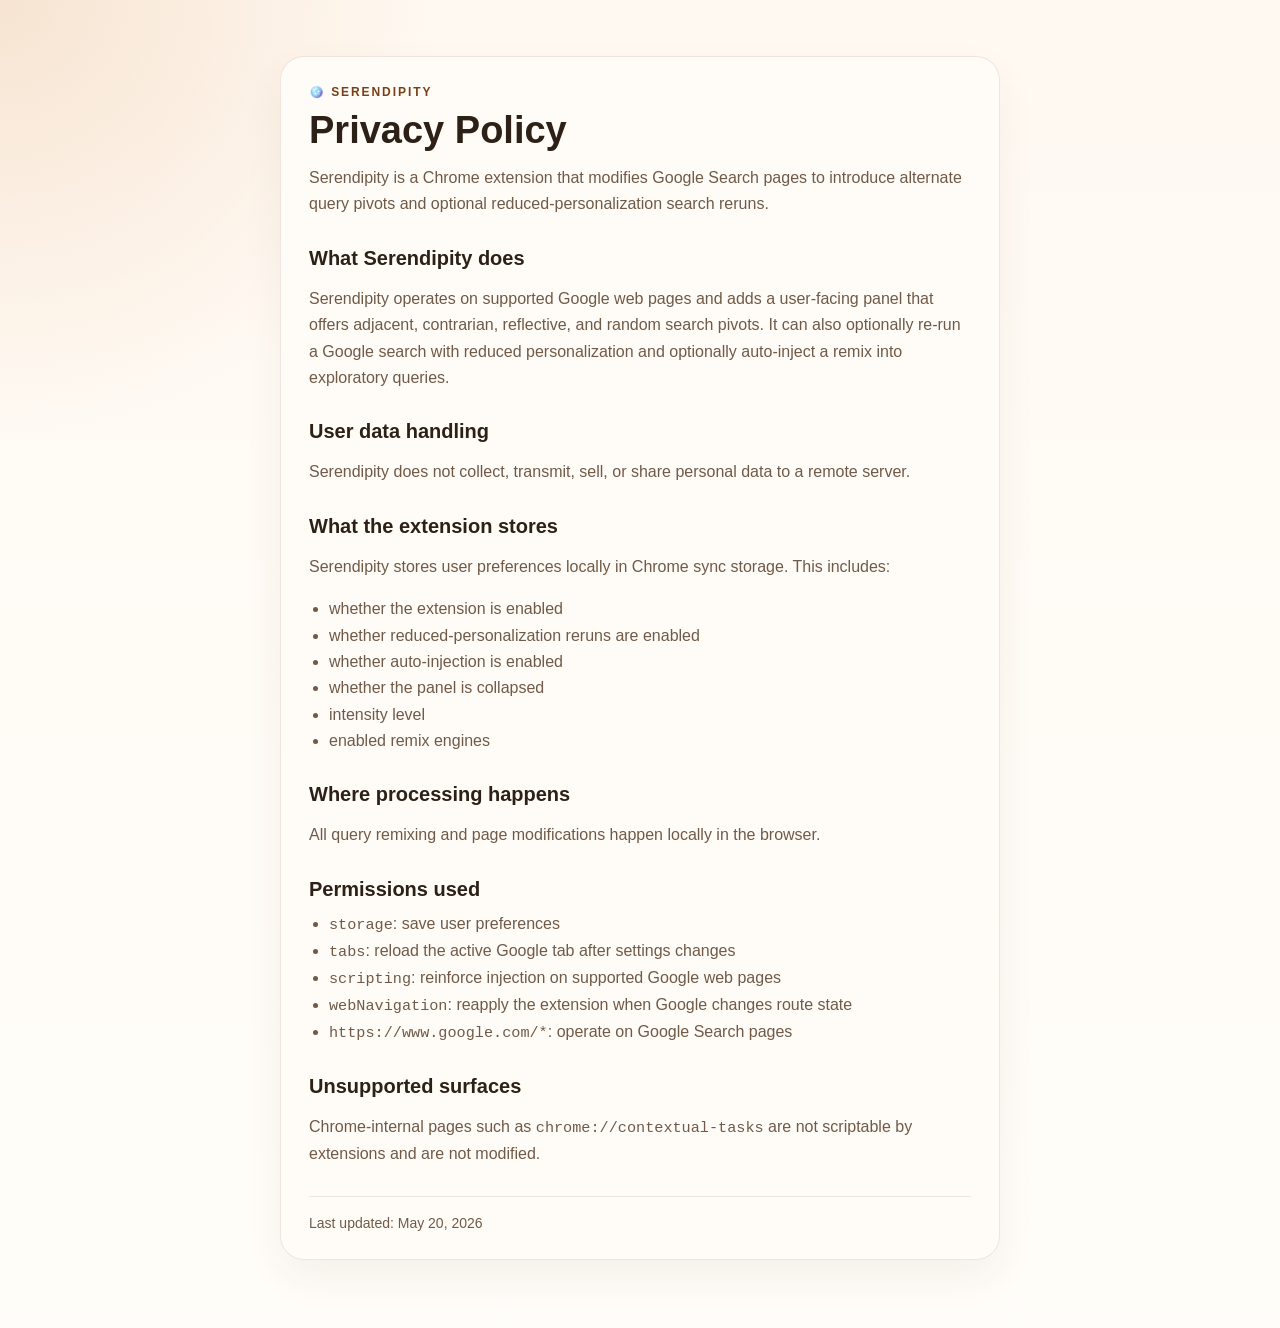
<file: docs/privacy/index.html>
<!DOCTYPE html>
<html lang="en">
  <head>
    <meta charset="UTF-8" />
    <meta name="viewport" content="width=device-width, initial-scale=1.0" />
    <title>Serendipity Privacy Policy</title>
    <style>
      :root {
        --bg: #fff9f2;
        --paper: rgba(255, 252, 248, 0.96);
        --text: #2d2117;
        --muted: #705a47;
        --accent: #7a3f19;
        --line: rgba(122, 63, 25, 0.12);
      }

      * {
        box-sizing: border-box;
      }

      body {
        margin: 0;
        background:
          radial-gradient(circle at top left, rgba(211, 133, 63, 0.18), transparent 24%),
          linear-gradient(180deg, var(--bg) 0%, #fffdf9 100%);
        color: var(--text);
        font-family: "Avenir Next", "Segoe UI", sans-serif;
      }

      main {
        max-width: 760px;
        margin: 0 auto;
        padding: 56px 20px 72px;
      }

      .card {
        padding: 28px;
        border: 1px solid var(--line);
        border-radius: 24px;
        background: var(--paper);
        box-shadow: 0 18px 40px rgba(74, 46, 24, 0.06);
      }

      .eyebrow {
        margin-bottom: 12px;
        color: var(--accent);
        font-size: 12px;
        font-weight: 800;
        letter-spacing: 0.16em;
      }

      h1 {
        margin: 0 0 12px;
        font-size: 38px;
        line-height: 1;
      }

      .intro,
      p,
      li {
        color: var(--muted);
        font-size: 16px;
        line-height: 1.65;
      }

      h2 {
        margin: 28px 0 10px;
        font-size: 20px;
        line-height: 1.2;
      }

      ul {
        margin: 10px 0 0 0;
        padding-left: 20px;
      }

      .meta {
        margin-top: 28px;
        padding-top: 18px;
        border-top: 1px solid var(--line);
        font-size: 14px;
        color: var(--muted);
      }

      code {
        font-family: ui-monospace, "SFMono-Regular", Menlo, monospace;
        font-size: 0.95em;
      }
    </style>
  </head>
  <body>
    <main>
      <article class="card">
        <div class="eyebrow">🪩 SERENDIPITY</div>
        <h1>Privacy Policy</h1>
        <p class="intro">
          Serendipity is a Chrome extension that modifies Google Search pages to
          introduce alternate query pivots and optional reduced-personalization
          search reruns.
        </p>

        <h2>What Serendipity does</h2>
        <p>
          Serendipity operates on supported Google web pages and adds a user-facing
          panel that offers adjacent, contrarian, reflective, and random search
          pivots. It can also optionally re-run a Google search with reduced
          personalization and optionally auto-inject a remix into exploratory
          queries.
        </p>

        <h2>User data handling</h2>
        <p>
          Serendipity does not collect, transmit, sell, or share personal data to
          a remote server.
        </p>

        <h2>What the extension stores</h2>
        <p>
          Serendipity stores user preferences locally in Chrome sync storage. This
          includes:
        </p>
        <ul>
          <li>whether the extension is enabled</li>
          <li>whether reduced-personalization reruns are enabled</li>
          <li>whether auto-injection is enabled</li>
          <li>whether the panel is collapsed</li>
          <li>intensity level</li>
          <li>enabled remix engines</li>
        </ul>

        <h2>Where processing happens</h2>
        <p>
          All query remixing and page modifications happen locally in the browser.
        </p>

        <h2>Permissions used</h2>
        <ul>
          <li><code>storage</code>: save user preferences</li>
          <li><code>tabs</code>: reload the active Google tab after settings changes</li>
          <li><code>scripting</code>: reinforce injection on supported Google web pages</li>
          <li><code>webNavigation</code>: reapply the extension when Google changes route state</li>
          <li><code>https://www.google.com/*</code>: operate on Google Search pages</li>
        </ul>

        <h2>Unsupported surfaces</h2>
        <p>
          Chrome-internal pages such as <code>chrome://contextual-tasks</code> are
          not scriptable by extensions and are not modified.
        </p>

        <div class="meta">Last updated: May 20, 2026</div>
      </article>
    </main>
  </body>
  </html>
</file>
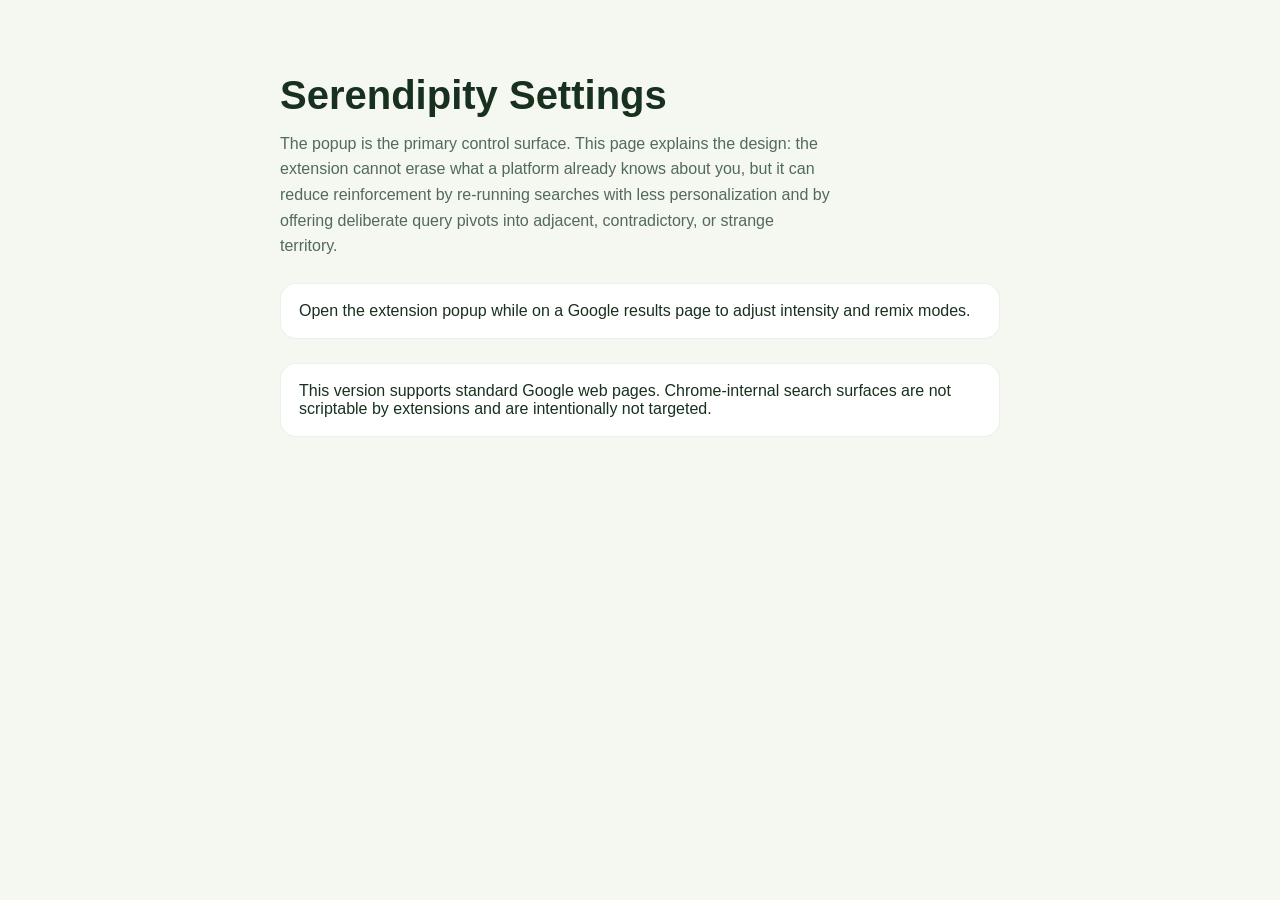
<file: options.html>
<!DOCTYPE html>
<html lang="en">
  <head>
    <meta charset="UTF-8" />
    <meta name="viewport" content="width=device-width, initial-scale=1.0" />
    <title>Serendipity Settings</title>
    <style>
      body {
        margin: 0;
        background: #f5f7f1;
        color: #18311e;
        font-family: "Avenir Next", "Segoe UI", sans-serif;
      }

      main {
        max-width: 720px;
        margin: 0 auto;
        padding: 48px 20px 72px;
      }

      h1 {
        margin-bottom: 12px;
        font-size: 40px;
        line-height: 1;
      }

      p {
        max-width: 62ch;
        color: #526b56;
        line-height: 1.6;
      }

      .note {
        margin-top: 24px;
        padding: 18px;
        border-radius: 16px;
        background: #fff;
        border: 1px solid rgba(24, 49, 30, 0.08);
      }
    </style>
  </head>
  <body>
    <main>
      <h1>Serendipity Settings</h1>
      <p>
        The popup is the primary control surface. This page explains the design:
        the extension cannot erase what a platform already knows about you, but it
        can reduce reinforcement by re-running searches with less personalization
        and by offering deliberate query pivots into adjacent, contradictory, or
        strange territory.
      </p>
      <div class="note">
        Open the extension popup while on a Google results page to adjust
        intensity and remix modes.
      </div>
      <div class="note">
        This version supports standard Google web pages. Chrome-internal search
        surfaces are not scriptable by extensions and are intentionally not
        targeted.
      </div>
    </main>
  </body>
  </html>
</file>
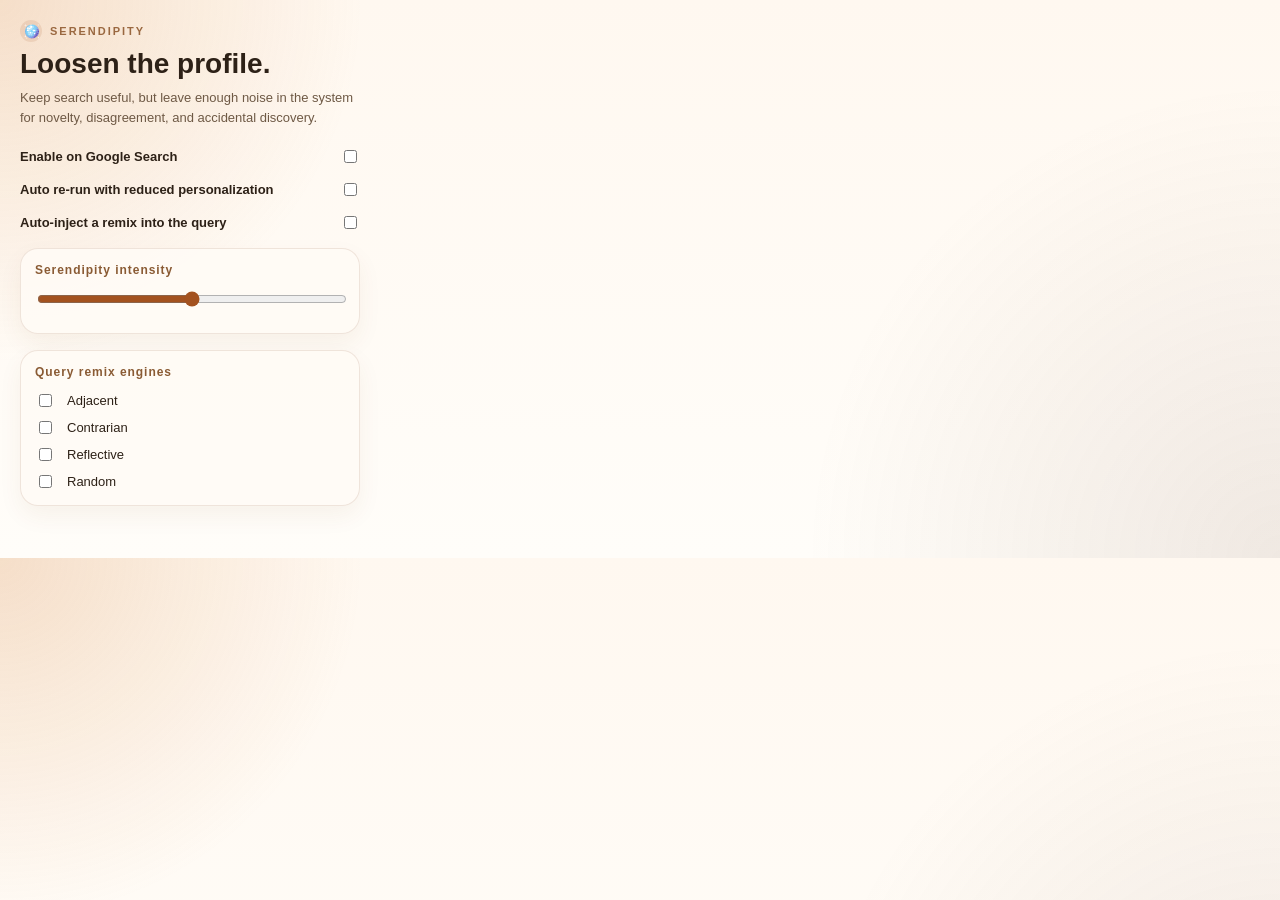
<file: popup.html>
<!DOCTYPE html>
<html lang="en">
  <head>
    <meta charset="UTF-8" />
    <meta name="viewport" content="width=device-width, initial-scale=1.0" />
    <title>Serendipity</title>
    <link rel="stylesheet" href="popup.css" />
  </head>
  <body>
    <main class="popup">
      <header class="hero">
        <div class="eyebrow"><span class="brand-mark">🪩</span> SERENDIPITY</div>
        <h1>Loosen the profile.</h1>
        <p>
          Keep search useful, but leave enough noise in the system for novelty,
          disagreement, and accidental discovery.
        </p>
      </header>

      <label class="toggle-row">
        <span>Enable on Google Search</span>
        <input id="enabled" type="checkbox" />
      </label>

      <label class="toggle-row">
        <span>Auto re-run with reduced personalization</span>
        <input id="autoDepersonalize" type="checkbox" />
      </label>

      <label class="toggle-row">
        <span>Auto-inject a remix into the query</span>
        <input id="autoInjectQuery" type="checkbox" />
      </label>

      <section class="panel">
        <div class="panel-label">Serendipity intensity</div>
        <input id="intensity" type="range" min="1" max="5" step="1" />
        <div id="intensityValue" class="intensity-value"></div>
      </section>

      <section class="panel">
        <div class="panel-label">Query remix engines</div>
        <label class="check-row"><input id="adjacent" type="checkbox" />Adjacent</label>
        <label class="check-row"><input id="contrarian" type="checkbox" />Contrarian</label>
        <label class="check-row"><input id="reflective" type="checkbox" />Reflective</label>
        <label class="check-row"><input id="random" type="checkbox" />Random</label>
      </section>

      <p id="status" class="status" aria-live="polite"></p>
    </main>

    <script src="popup.js"></script>
  </body>
  </html>
</file>
<file: popup.css>
body {
  margin: 0;
  background:
    radial-gradient(circle at top left, rgba(211, 133, 63, 0.22), transparent 26%),
    radial-gradient(circle at bottom right, rgba(127, 86, 57, 0.12), transparent 34%),
    linear-gradient(180deg, #fff8f0 0%, #fffdf9 100%);
  color: #2d2117;
  font-family: "Avenir Next", "Segoe UI", sans-serif;
}

.popup {
  width: 340px;
  padding: 20px;
}

.hero {
  margin-bottom: 20px;
}

.eyebrow {
  display: flex;
  align-items: center;
  gap: 8px;
  margin-bottom: 8px;
  color: #9a6840;
  font-size: 11px;
  font-weight: 800;
  letter-spacing: 0.18em;
}

.brand-mark {
  display: inline-flex;
  align-items: center;
  justify-content: center;
  width: 22px;
  height: 22px;
  border-radius: 999px;
  background: rgba(163, 82, 31, 0.12);
  color: #a3521f;
  font-size: 14px;
  letter-spacing: 0;
}

.hero h1 {
  margin: 0 0 10px;
  font-size: 28px;
  line-height: 1;
}

.hero p {
  margin: 0;
  color: #6e5945;
  font-size: 13px;
  line-height: 1.5;
}

input[type="checkbox"] {
  accent-color: #a3521f;
}

.toggle-row,
.check-row {
  display: flex;
  align-items: center;
  justify-content: space-between;
  gap: 12px;
}

.toggle-row {
  margin-bottom: 14px;
  font-size: 13px;
  font-weight: 600;
}

.panel {
  margin-top: 16px;
  padding: 14px;
  border: 1px solid rgba(122, 63, 25, 0.12);
  border-radius: 18px;
  background: rgba(255, 251, 246, 0.9);
  box-shadow: 0 10px 24px rgba(122, 63, 25, 0.06);
}

.panel-label {
  margin-bottom: 12px;
  font-size: 12px;
  font-weight: 800;
  letter-spacing: 0.08em;
  color: #8a5b34;
}

#intensity {
  width: 100%;
  accent-color: #a3521f;
}

.intensity-value {
  margin-top: 8px;
  color: #7b6551;
  font-size: 12px;
}

.check-row {
  justify-content: flex-start;
  margin-top: 8px;
  font-size: 13px;
}

.status {
  min-height: 18px;
  margin: 14px 2px 0;
  color: #8a5b34;
  font-size: 12px;
}
</file>
